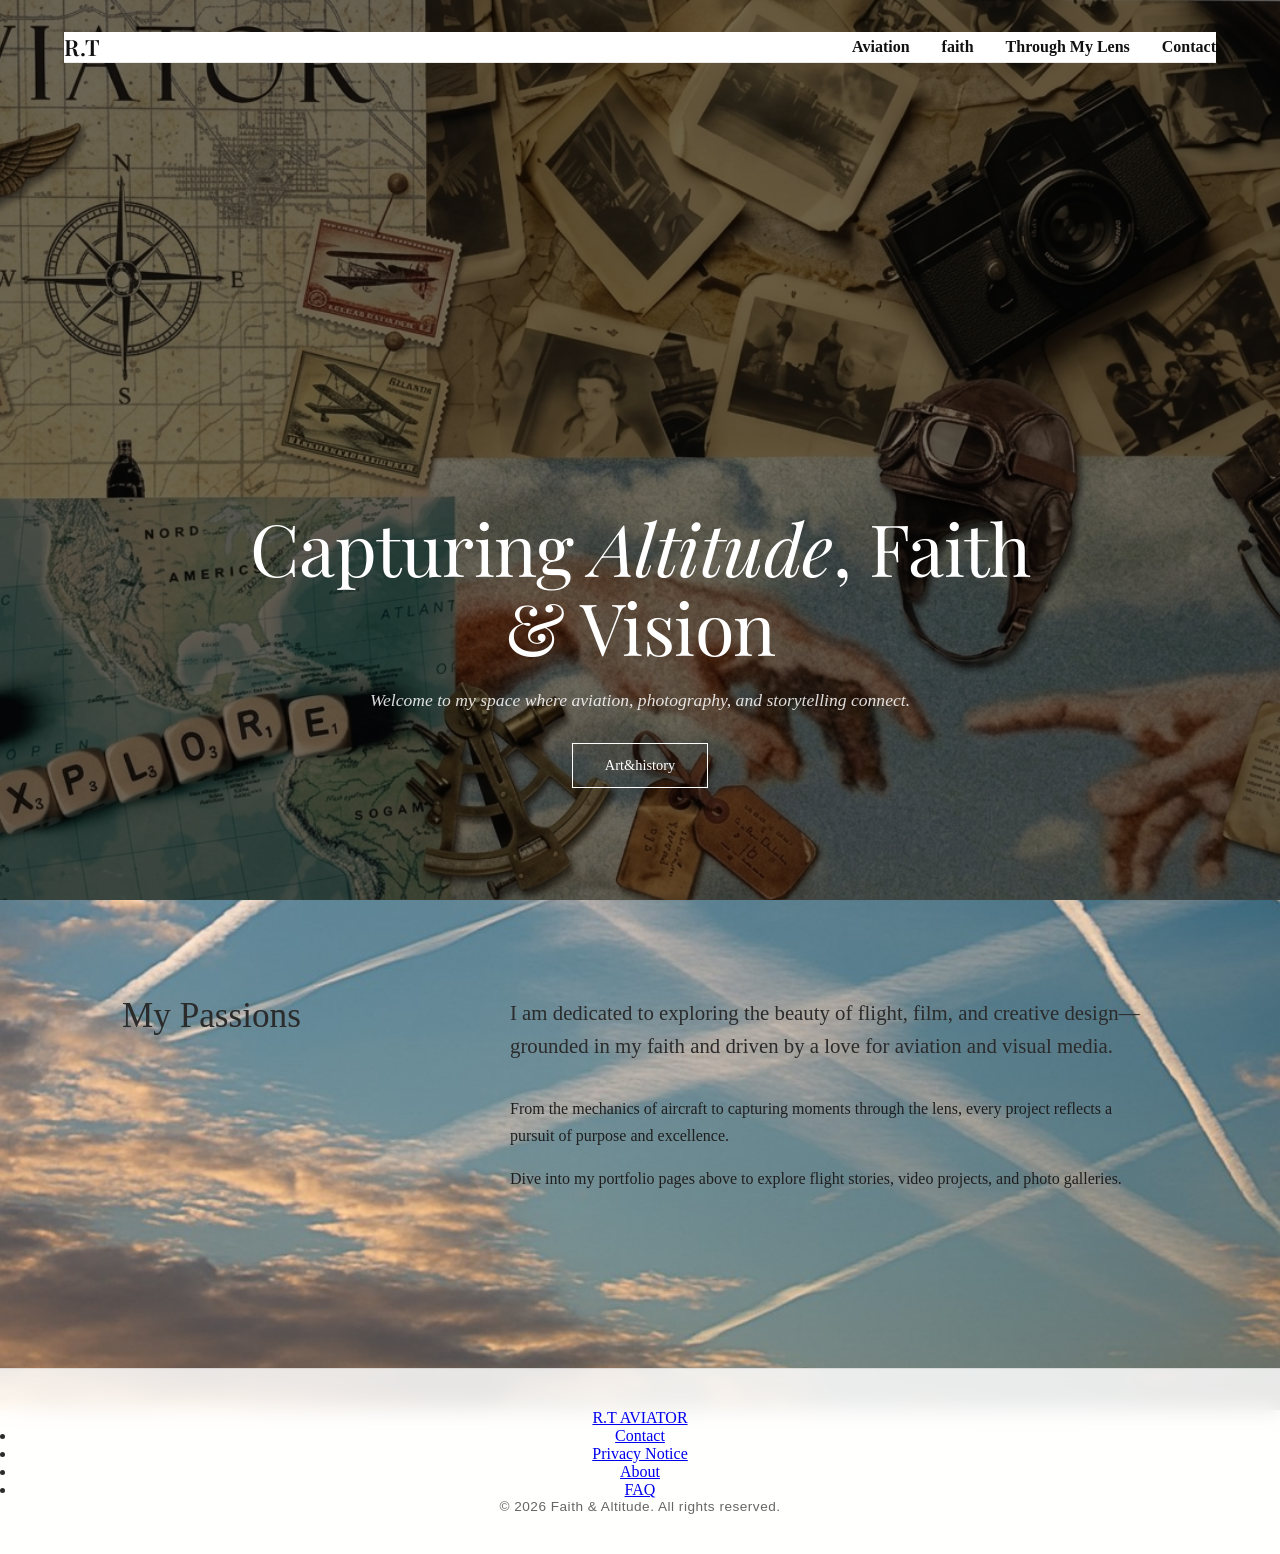
<file: index.html>
<!DOCTYPE html>
<html lang="en">
<head>
    <meta charset="UTF-8">
    <meta name="viewport" content="width=device-width, initial-scale=1.0">
    <title>WHAT I LOVE</title>
    <link rel="stylesheet" href="css/styles.css">
</head>
<body>
   
<body>

    <!-- 1. HERO SECTION (Includes Navigation & Background Image) -->
    <section class="hero-section">
        <header>
            <div class="logo-container">
                <a href="index.html" class="text-logo">R.T</a>
            </div>
            <nav>
                <ul>
                    <li><a href="pages/aviation.html">Aviation</a></li>
                    <li><a href="pages/faith.html">faith</a></li>
                    <li><a href="pages/visuals.html">Through My Lens</a></li>
                    <li><a href="pages/contact.html">Contact</a></li>
                    
                </ul>
            </nav>
        </header>

        <div class="hero-content">
            <h1>Capturing <em>Altitude</em>, Faith & Vision</h1>
            <p>Welcome to my space where aviation, photography, and storytelling connect.</p>
            <a href="pages/aviation.html" class="hero-btn">Art&history</a>
        </div>
    </section>

    <!-- 2. LIGHT SECTION BELOW THE HERO -->
    <section class="intro-section">
        <div class="intro-heading">
            <h2>My Passions</h2>
        </div>
        <div class="intro-body">
            <p class="lead-text">
                I am dedicated to exploring the beauty of flight, film, and creative design—grounded in my faith and driven by a love for aviation and visual media.
            </p>
            <div class="intro-details">
                <p>From the mechanics of aircraft to capturing moments through the lens, every project reflects a pursuit of purpose and excellence.</p>
                <p>Dive into my portfolio pages above to explore flight stories, video projects, and photo galleries.</p>
            </div>
        </div>
    </section>
<footer class="site-footer">
    <!-- 1. Main Logo -->
    <div class="footer-main-logo">
        <a href="index.html" class="footer-logo-text">R.T AVIATOR</a>
    </div>

    <!-- 2. Navigation Links -->
    <ul class="footer-nav">
        <li><a href="pages/contact.html">Contact</a></li>
        <li><a href="#">Privacy Notice</a></li>
        <li><a href="pages/about.html">About</a></li>
        <li><a href="#">FAQ</a></li>
    </ul>

    <!-- 3. Copyright -->
    <div class="footer-copyright">
        <p>&copy; 2026 Faith & Altitude. All rights reserved.</p>
    </div>
</footer>
</body>
</html>
</file>
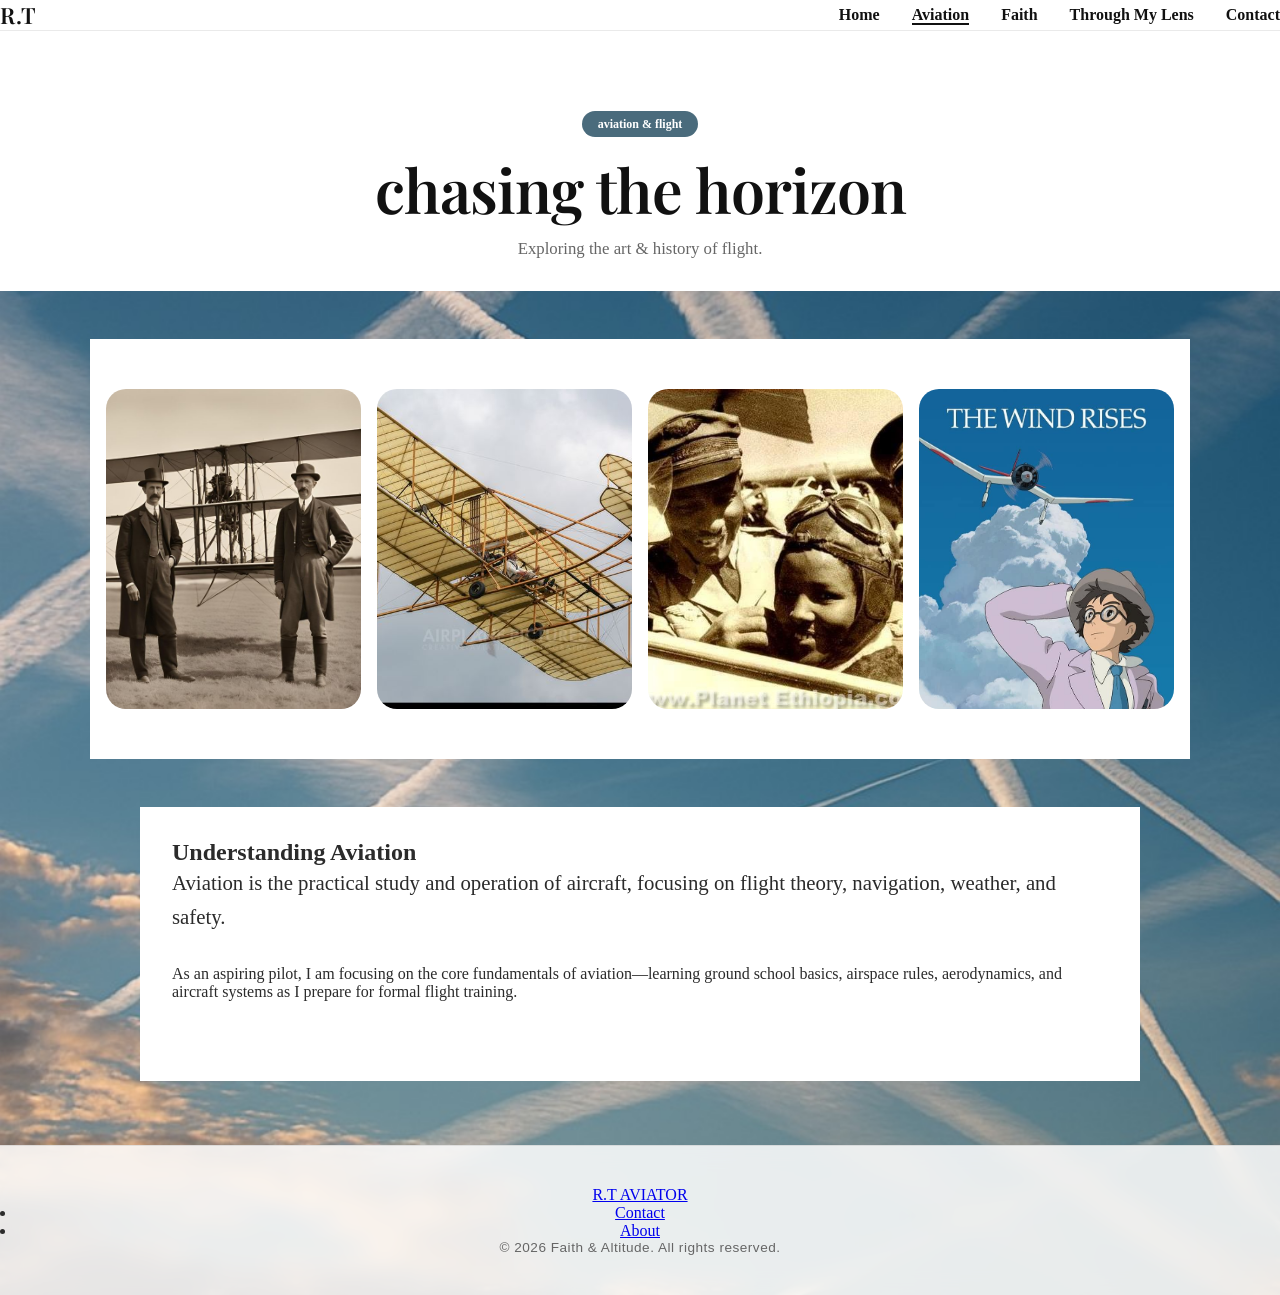
<file: pages/aviation.html>
<!DOCTYPE html>
<html lang="en">
<head>
    <meta charset="UTF-8">
    <meta name="viewport" content="width=device-width, initial-scale=1.0">
    <title>Aviation | What I Love</title>
    <link rel="stylesheet" href="../css/styles.css">
</head>
<body>

    <!-- Header / Navigation -->
    <header>
        <div class="logo-container">
            <a href="../index.html" class="text-logo">R.T</a>
        </div>
        <nav>
            <ul>
                <li><a href="../index.html">Home</a></li>
                <li><a href="aviation.html" class="active-link">Aviation</a></li>
                <li><a href="faith.html">Faith</a></li>
                <li><a href="visuals.html">Through My Lens</a></li>
                <li><a href="contact.html">Contact</a></li>
            </ul>
        </nav>
    </header>

   <!-- Page Banner -->
<section class="page-banner">
    <span class="category-pill">aviation & flight</span>
    <h1>chasing the horizon
    </h1>
    <p>Exploring the art & history of flight.</p>
</section>
    <!-- Interactive Pinterest Image Gallery -->
    <section class="interactive-gallery">
        <div class="gallery-card">
            <img src="../images/img-1.jpg" alt="Aviation Image 1">
            <div class="card-label">-PIONEERS OF FLIGHT-<br>THE WRIGHT BROTHERS</div>
        </div>

        <div class="gallery-card">
            <img src="../images/img-2.jpg" alt="Aviation Image 2">
            <div class="card-label">-THE FIRST AIRPLANE-<br>WRIGHT FLYER II 1904</div>
        </div>

        <div class="gallery-card">
            <img src="../images/img-3.jpg" alt="Aviation Image 3">
            <div class="card-label">THE FIRST AFRICAN WOMEN PILOT <BR> MULUEMBET EMERU 1936</div>
        </div>

        <div class="gallery-card">
            <img src="../images/img-4.jpg" alt="Aviation Image 4">
            <div class="card-label">-Aviation IN FILM-<BR>THE WIND RISES</div>
        </div>
    </section>

    <!-- Content / Description Section -->
    <main class="content-container">
        <article class="sub-section">
            <h2>Understanding Aviation</h2>
            <p class="lead-text">
                Aviation is the practical study and operation of aircraft, focusing on flight theory, navigation, weather, and safety.
            </p>
            <p>
                As an aspiring pilot, I am focusing on the core fundamentals of aviation—learning ground school basics, airspace rules, aerodynamics, and aircraft systems as I prepare for formal flight training.
            </p>
        </article>
    </main>

    <!-- Footer -->
    <footer class="site-footer">
        <div class="footer-main-logo">
            <a href="../index.html" class="footer-logo-text">R.T AVIATOR</a>
        </div>
        <ul class="footer-nav">
            <li><a href="contact.html">Contact</a></li>
            <li><a href="about.html">About</a></li>
        </ul>
        <div class="footer-copyright">
            <p>&copy; 2026 Faith & Altitude. All rights reserved.</p>
        </div>
    </footer>

</body>
</html>
</file>
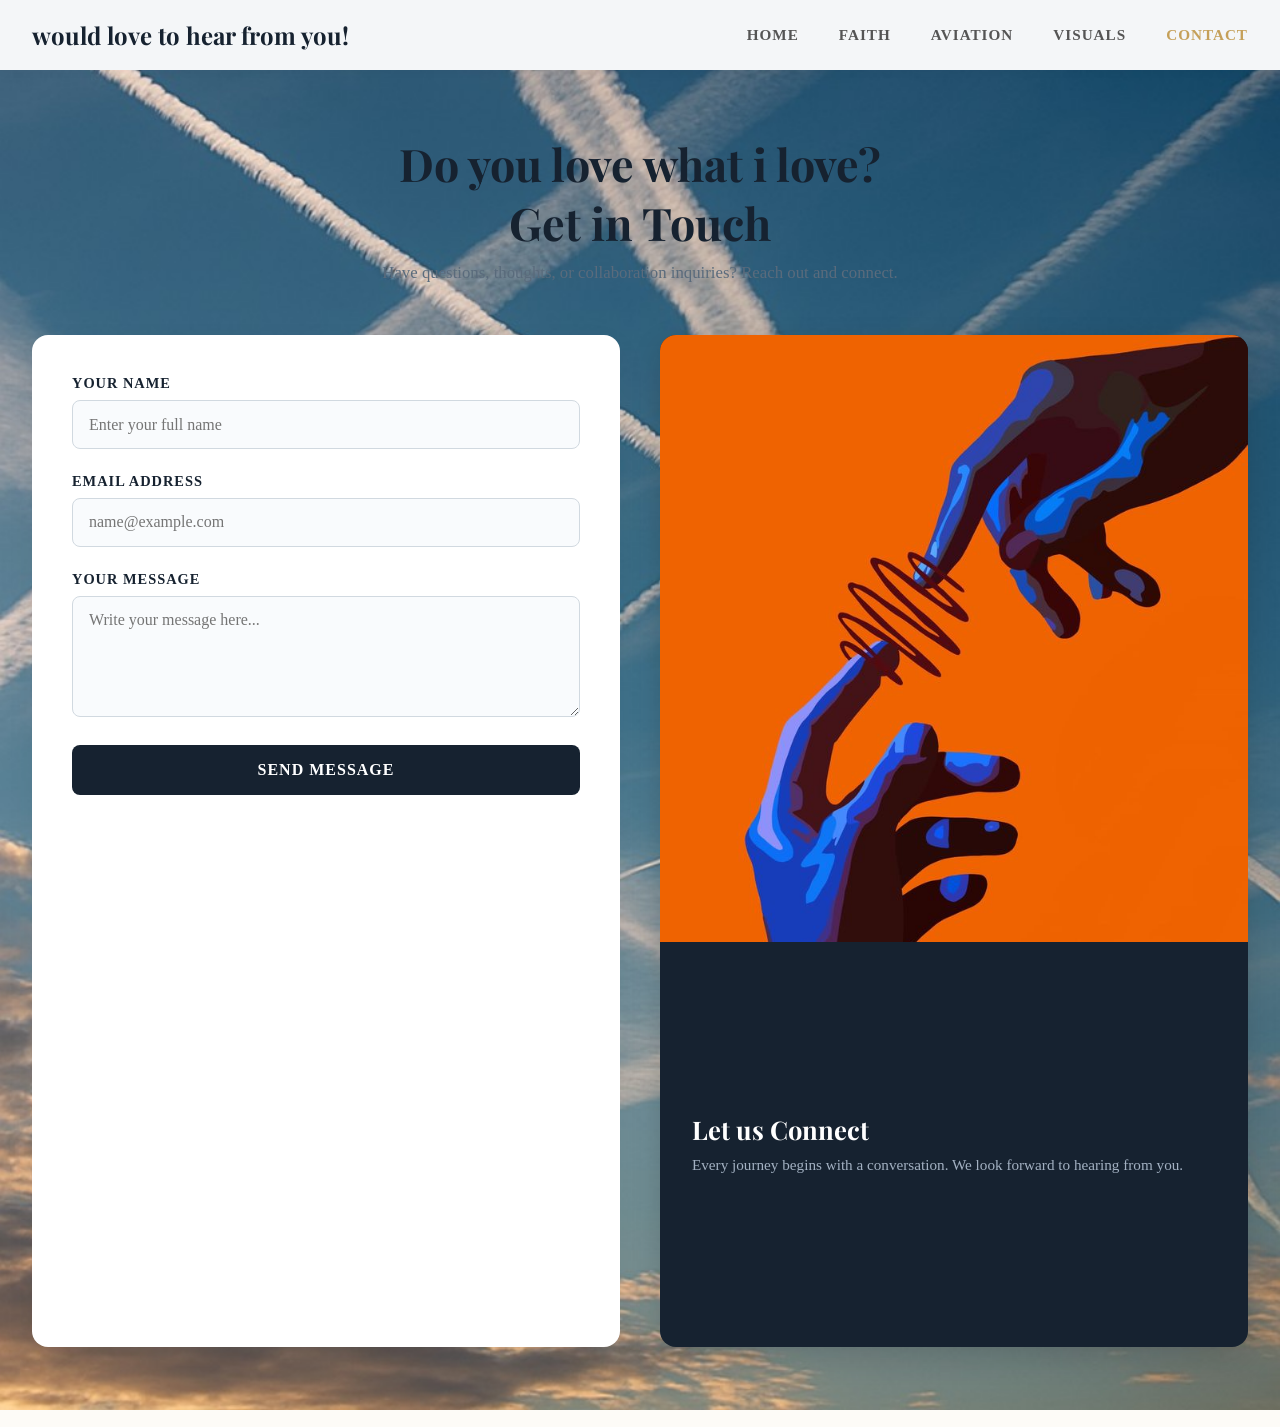
<file: pages/contact.html>
<!DOCTYPE html>
<html lang="en">
<head>
    <meta charset="UTF-8">
    <meta name="viewport" content="width=device-width, initial-scale=1.0">
    <title>Contact | would love to hear from you!</title>

    <!-- Google Fonts -->
    <link rel="preconnect" href="https://fonts.googleapis.com">
    <link rel="preconnect" href="https://fonts.gstatic.com" crossorigin>
    <link href="https://fonts.googleapis.com/css2?family=Playfair+Display:wght@500;600;700&display=swap" rel="stylesheet">

    <!-- Main CSS -->
    <link rel="stylesheet" href="../css/styles.css">
</head>
<body>

    <!-- =========================
         NAVIGATION BAR
         ========================= -->
    <nav class="main-nav">
        <div class="nav-container">
            <a href="../index.html" class="nav-logo">would love to hear from you!</a>
            
            <ul class="nav-links">
                <li><a href="../index.html">Home</a></li>
                <li><a href="faith.html">Faith</a></li>
                <li><a href="aviation.html">Aviation</a></li>
                <li><a href="visuals.html">Visuals</a></li>
                <li><a href="contact.html" class="active">Contact</a></li>
            </ul>
        </div>
    </nav>

    <!-- =========================
         CONTACT PAGE CONTENT
         ========================= -->
    <main>
        <section class="contact-container">
            
            <div class="contact-header">
                <h1>Do you love what i love?<br>Get in Touch</h1>
                <p>Have questions, thoughts, or collaboration inquiries? Reach out and connect.</p>
            </div>

            <div class="contact-grid">
                <!-- Contact Form Box -->
                <div class="contact-form-wrapper">
                    <form action="#" method="POST" class="contact-form">
                        <div class="form-group">
                            <label for="name">Your Name</label>
                            <input type="text" id="name" name="name" required placeholder="Enter your full name">
                        </div>

                        <div class="form-group">
                            <label for="email">Email Address</label>
                            <input type="email" id="email" name="email" required placeholder="name@example.com">
                        </div>

                        <div class="form-group">
                            <label for="message">Your Message</label>
                            <textarea id="message" name="message" rows="5" required placeholder="Write your message here..."></textarea>
                        </div>

                        <button type="submit" class="submit-btn">Send Message</button>
                    </form>
                </div>

                <!-- Image / Info Box -->
                <div class="contact-image-wrapper">
                    <img src="../images/contact-img.jpg" alt="Contact banner image">
                    <div class="contact-info-overlay">
                        <h3>Let us Connect</h3>
                        <p>Every journey begins with a conversation. We look forward to hearing from you.</p>
                    </div>
                </div>
            </div>

        </section>
    </main>

</body>
</html>
</file>
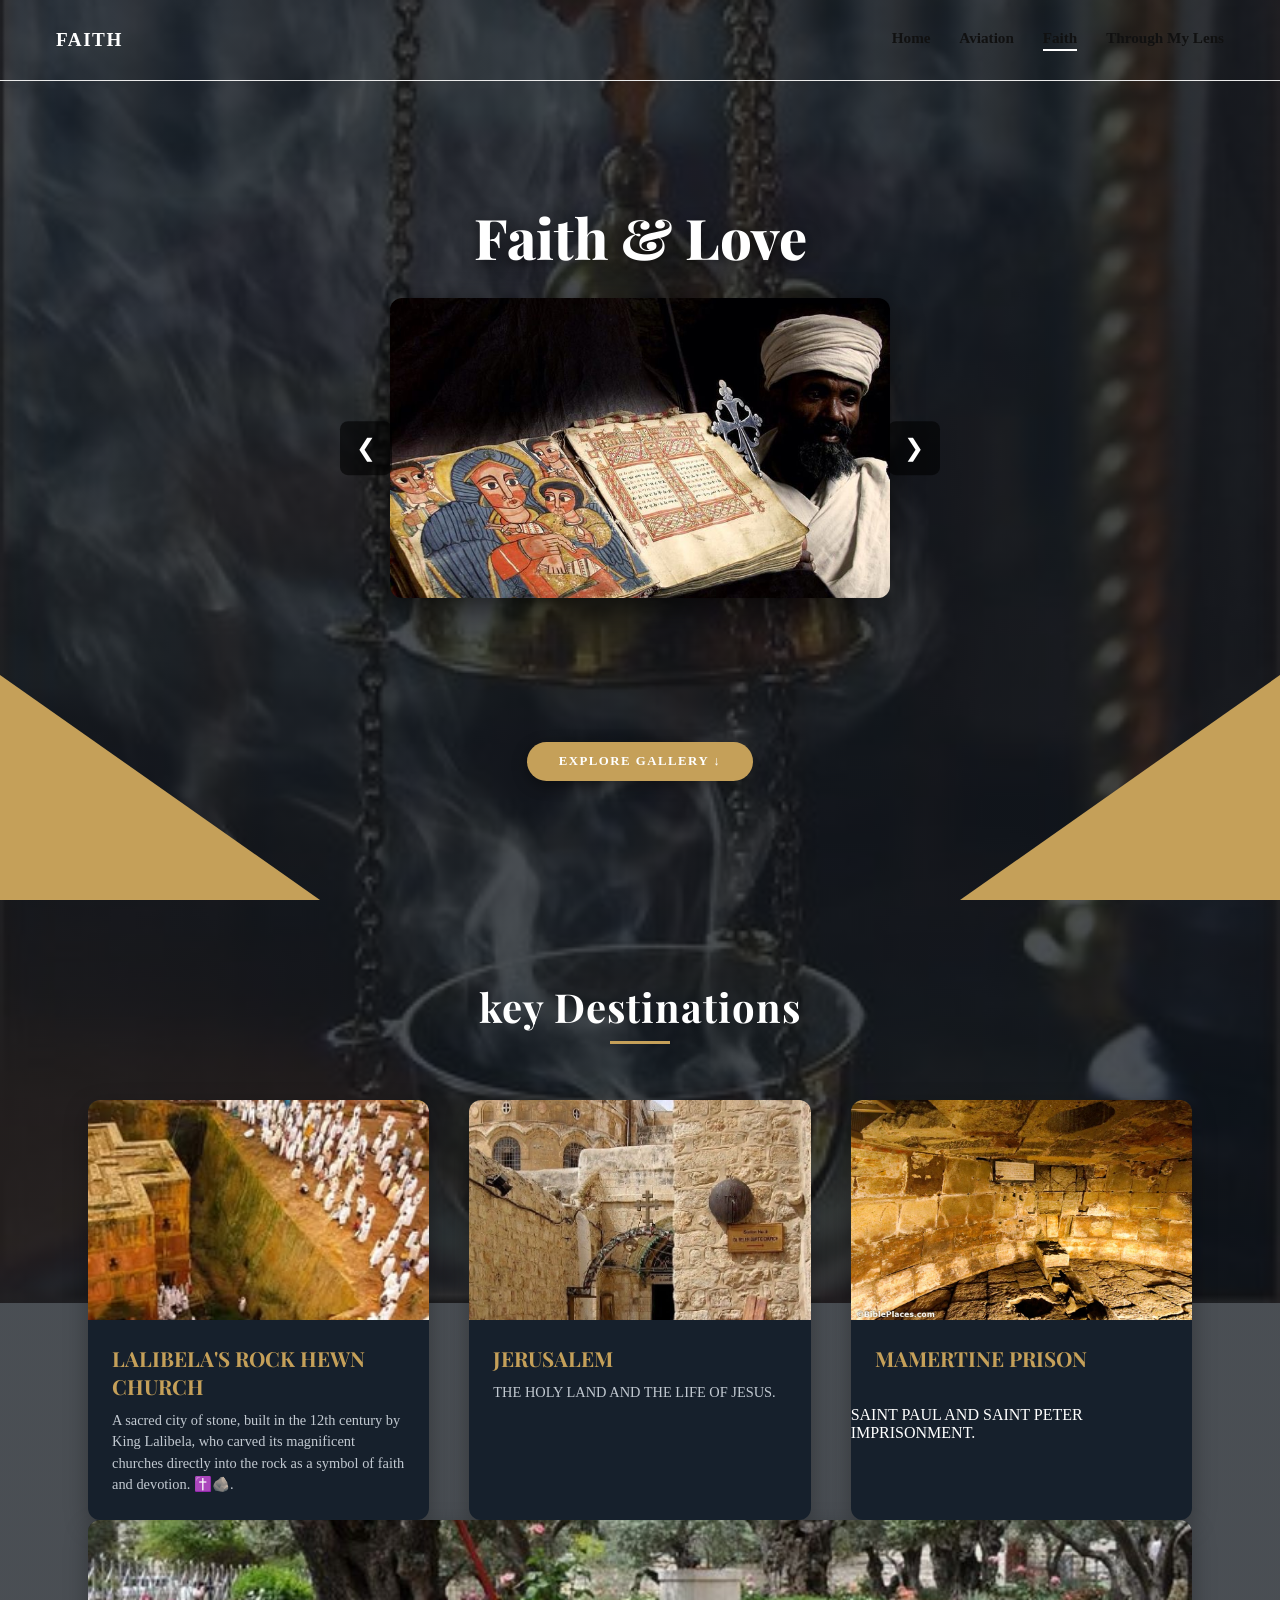
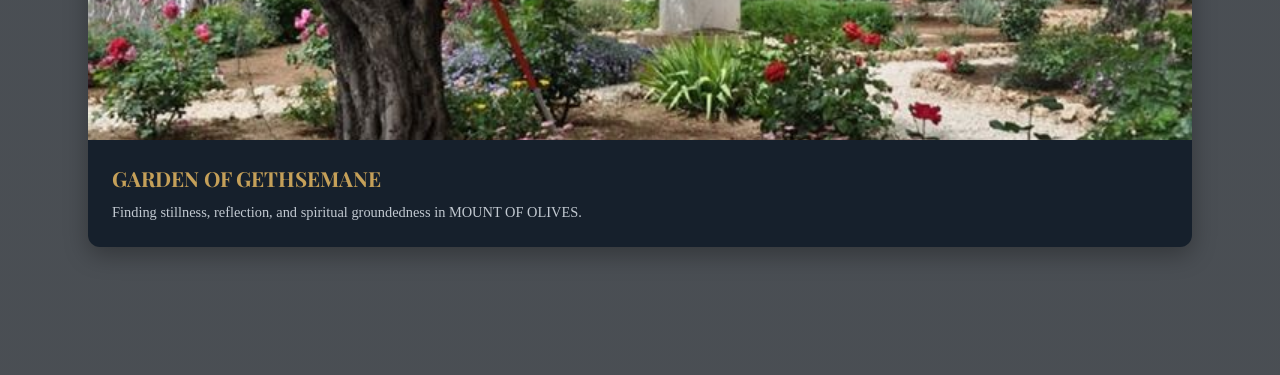
<file: pages/faith.html>
<!DOCTYPE html>
<html lang="en">
<head>
    <meta charset="UTF-8">
    <meta name="viewport" content="width=device-width, initial-scale=1.0">
    <title>Faith & Love</title>
    <!-- Stylesheet -->
    <link rel="stylesheet" href="../css/styles.css">
    <!-- Google Fonts -->
    <link rel="preconnect" href="https://fonts.googleapis.com">
    <link rel="preconnect" href="https://fonts.gstatic.com" crossorigin>
    <link href="https://fonts.googleapis.com/css2?family=Playfair+Display:wght@600;800&display=swap" rel="stylesheet">
</head>
<body class="faith-page-body">

    <!-- Transparent Navigation Header -->
    <header class="faith-header">
        <div class="logo">
            <a href="../index.html">FAITH</a>
        </div>
        <nav>
            <a href="../index.html">Home</a>
            <a href="aviation.html">Aviation</a>
            <a href="faith.html" class="active">Faith</a>
            <a href="visuals.html">Through My Lens</a>
        </nav>
    </header>

    <!-- Hero Section with Pale Background & Image Slider -->
    <section class="faith-hero">
        
        <div class="hero-header-text">
            <h1>Faith & Love</h1>
        </div>

        <!-- Centered 4-Photo Carousel -->
        <div class="carousel-wrapper">
            
            <!-- PHOTO 1 -->
            <div class="slide active">
                <div class="slide-card">
                    <img src="../images/orthodox-1 (2).jpg" alt="Photo 1">
                    <div class="card-label">OLDEST ETHIOPIAN BIBLE</div>
                </div>
            </div>

            <!-- PHOTO 2 -->
            <div class="slide">
                <div class="slide-card">
                    <img src="../images/orthodox-2.jpg" alt="Photo 2">
                    <div class="card-label">ETHIOPIAN Iconography</div>
                </div>
            </div>

            <!-- PHOTO 3 -->
            <div class="slide">
                <div class="slide-card">
                    <img src="../images/orthodox-3.jpg" alt="Photo 3">
                    <div class="card-label"> LALIBELA MONASTRY</div>
                </div>
            </div>

            <!-- PHOTO 4 -->
            <div class="slide">
                <div class="slide-card">
                    <img src="../images/orthodox-4.jpg" alt="Photo 4">
                    <div class="card-label">MESKEL HOLIDAY</div>
                </div>
            </div>

            <!-- Slider Arrows -->
            <button class="arrow prev-btn" onclick="moveSlide(-1)" aria-label="Previous Slide">&#10094;</button>
            <button class="arrow next-btn" onclick="moveSlide(1)" aria-label="Next Slide">&#10095;</button>

        </div>

        <!-- Scroll Down Button -->
        <a href="#gallery-section" class="scroll-btn">EXPLORE GALLERY &darr;</a>

        <!-- Side Corner Overlays -->
        <div class="triangle-left"></div>
        <div class="triangle-right"></div>

    </section>

    <!-- Bottom Section: Image Grid with Descriptions -->
    <section id="gallery-section" class="faith-gallery-section">
        <div class="section-title">
            <h2>key Destinations</h2>
            <div class="title-divider"></div>
        </div>

        <div class="faith-grid">
            
            <!-- Grid Card 1 -->
            <div class="grid-card">
                <div class="img-wrapper">
                    <img src="../images/faith-grid-1.jpg" alt="LALIBELA'S ROCK HEWN CHURCH">
                </div>
                <div class="card-info">
                    <h3>LALIBELA'S ROCK HEWN CHURCH</h3>
                    <p>A sacred city of stone, built in the 12th century by King Lalibela, who carved its magnificent churches directly into the rock as a symbol of faith and devotion. ✝️🪨.</p>
                </div>
            </div>

            <!-- Grid Card 2 -->
            <div class="grid-card">
                <div class="img-wrapper">
                    <img src="../images/faith-grid-2.jpg" alt="JERUSALEM">
                </div>
                <div class="card-info">
                    <h3>JERUSALEM</h3>
                    <p>THE HOLY LAND AND THE LIFE OF JESUS.</p>
                </div>
            </div>

            <!-- Grid Card 3 -->
            <div class="grid-card">
                <div class="img-wrapper">
                    <img src="../images/faith-grid-3.jpg" alt="MAMERTINE PRISON">
                </div>
                <div class="card-info">
                    <h3>MAMERTINE PRISON</h3>
                </div>
                    <p>SAINT PAUL AND SAINT PETER IMPRISONMENT.</p>
                </div>
            </div>

            <!-- Grid Card 4 -->
            <div class="grid-card">
                <div class="img-wrapper">
                    <img src="../images/faith-grid-4.jpg" alt="GARDEN OF GETHSEMANE">
                </div>
                <div class="card-info">
                    <h3>GARDEN OF GETHSEMANE</h3>
                    <p>Finding stillness, reflection, and spiritual groundedness in MOUNT OF OLIVES.</p>
                </div>
            </div>

        </div>
    </section>

    <!-- Slider Logic JavaScript -->
    <script>
        let currentSlide = 0;
        const slides = document.querySelectorAll('.slide');

        function showSlide(index) {
            slides.forEach((slide, i) => {
                slide.classList.remove('active');
                if (i === index) slide.classList.add('active');
            });
        }

        function moveSlide(step) {
            currentSlide = (currentSlide + step + slides.length) % slides.length;
            showSlide(currentSlide);
        }

        setInterval(() => {
            moveSlide(1);
        }, 5000);
    </script>
</body>
</html>
</file>
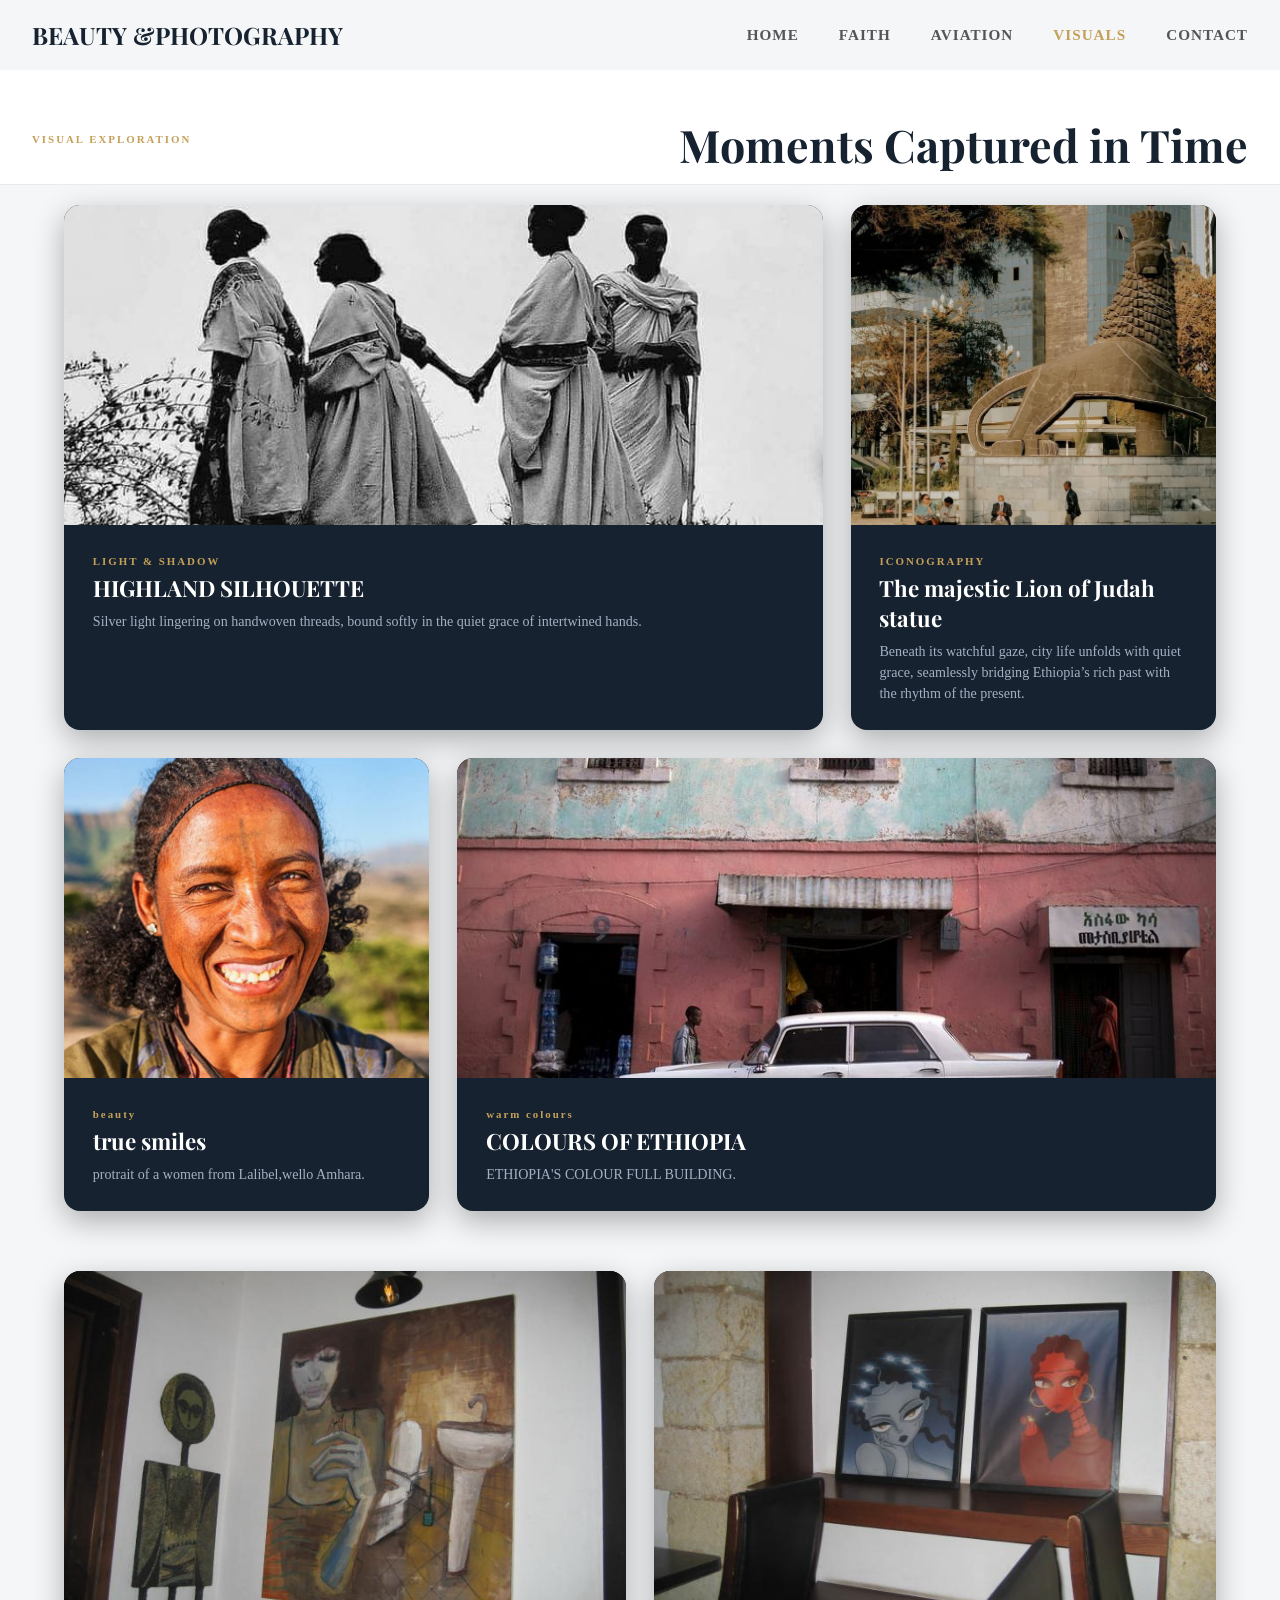
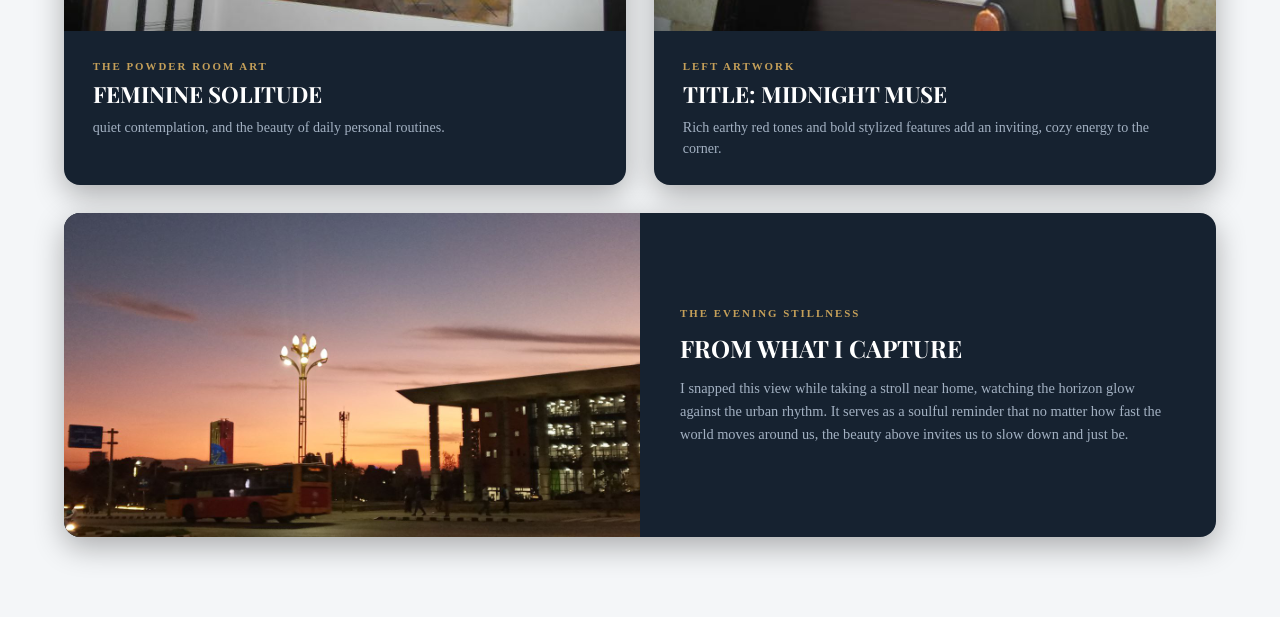
<file: pages/visuals.html>
<!DOCTYPE html>
<html lang="en">
<head>
    <meta charset="UTF-8">
    <meta name="viewport" content="width=device-width, initial-scale=1.0">

    <title>Visuals | BEAUTY IN PHOTOGRAPY</title>

    <!-- Google Fonts -->
    <link rel="preconnect" href="https://fonts.googleapis.com">
    <link rel="preconnect" href="https://fonts.gstatic.com" crossorigin>
    <link href="https://fonts.googleapis.com/css2?family=Playfair+Display:wght@500;600;700&display=swap" rel="stylesheet">

    <!-- Main CSS -->
    <link rel="stylesheet" href="../css/styles.css">
</head>
<body class="page-visuals">

    <!-- NAVIGATION BAR -->
    <nav class="main-nav">
        <div class="nav-container">
            <a href="../index.html" class="nav-logo">BEAUTY &PHOTOGRAPHY</a>

            <ul class="nav-links">
                <li><a href="../index.html">Home</a></li>
                <li><a href="faith.html">Faith</a></li>
                <li><a href="aviation.html">Aviation</a></li>
                <li><a href="visuals.html" class="active">Visuals</a></li>
                <li><a href="contact.html">Contact</a></li>
            </ul>
        </div>
    </nav>

    <main>

        <!-- CLEAN TITLE HEADER (No dark block background) -->
        <header class="page-header">
            <span class="visual-tag">VISUAL EXPLORATION</span>
            <h1>Moments Captured in Time</h1>
        </header>

        <!-- 1. THE 4 GRID CARDS (Directly covering the top section) -->
        <section class="visuals-bento-container">

            <!-- CARD 1: LARGE HORIZONTAL -->
            <article class="visual-card span-8">
                <div class="visual-img-wrapper">
                    <img src="../images/visual-1.jpg" alt="Sacred light inside a sanctuary">
                </div>
                <div class="visual-card-info">
                    <span class="visual-tag">LIGHT & SHADOW</span>
                    <h3>HIGHLAND SILHOUETTE</h3>
                    <p>Silver light lingering on handwoven threads, bound softly in the quiet grace of intertwined hands.</p>
                </div>
            </article>

            <!-- CARD 2: SMALL VERTICAL -->
            <article class="visual-card span-4">
                <div class="visual-img-wrapper">
                    <img src="../images/visual-2.jpg" alt="Devotional gold artwork">
                </div>
                <div class="visual-card-info">
                    <span class="visual-tag">ICONOGRAPHY</span>
                    <h3>The majestic Lion of Judah statue</h3>
                <p>Beneath its watchful gaze, city life unfolds with quiet grace, seamlessly bridging Ethiopia’s rich past with the rhythm of the present.</p>
                </div>
            </article>

            <!-- CARD 3: SMALL VERTICAL -->
            <article class="visual-card span-4">
                <div class="visual-img-wrapper">
                    <img src="../images/visual-3.jpg" alt="Ancient stone architecture">
                </div>
                <div class="visual-card-info">
                    <span class="visual-tag">beauty</span>
                    <h3>true smiles</h3>
                    <p>protrait of a women from Lalibel,wello Amhara.</p>
                </div>
            </article>

            <!-- CARD 4: LARGE HORIZONTAL -->
            <article class="visual-card span-8">
                <div class="visual-img-wrapper">
                    <img src="../images/visual-4.jpg" alt="Byzantine ceiling frescoes">
                </div>
                <div class="visual-card-info">
                    <span class="visual-tag">warm colours</span>
                    <h3>COLOURS OF ETHIOPIA</h3>
                    <p>ETHIOPIA'S COLOUR FULL BUILDING.</p>
                </div>
            </article>

        </section>
       <!-- 2. NEW BOTTOM SECTION (2 Vertical Cards + 1 Horizontal Card) -->
<section class="visual-feature-section">

    <!-- TWO VERTICAL CARDS SIDE-BY-SIDE -->
    <div class="vertical-cards-row">
        
        <!-- Vertical Card 1 -->
        <article class="visual-card vertical-card">
            <div class="visual-img-wrapper">
                <img src="../images/visual-5.jpg" alt="Vertical visual 1">
            </div>
            <div class="visual-card-info">
                <span class="visual-tag">THE POWDER ROOM ART</span>
                <h3>FEMININE SOLITUDE</h3>
                <p>quiet contemplation, and the beauty of daily personal routines.</p>
            </div>
        </article>

        <!-- Vertical Card 2 -->
        <article class="visual-card vertical-card">
            <div class="visual-img-wrapper">
                <img src="../images/visual-6.jpg" alt="Vertical visual 2">
            </div>
            <div class="visual-card-info">
                <span class="visual-tag">LEFT ARTWORK</span>
                <h3>TITLE: MIDNIGHT MUSE</h3>
                <p>Rich earthy red tones and bold stylized features add an inviting, cozy energy to the corner. </p>
            </div>
        </article>

    </div>

    <!-- ONE HORIZONTAL CARD (Image on Left, Explanation on Right) -->
    <article class="visual-card horizontal-split-card">
        <div class="split-img-wrapper">
            <img src="../images/visual-7.jpg" alt="Horizontal featured visual">
        </div>
        <div class="split-card-info">
            <span class="visual-tag">THE EVENING STILLNESS</span>
            <h3>FROM WHAT I CAPTURE</h3>
            <p>I snapped this view while taking a stroll near home, watching the horizon glow against the urban rhythm. It serves as a soulful reminder that no matter how fast the world moves around us, the beauty above invites us to slow down and just be.</p>
        </div>
    </article>

</section>

    </main>

</body>
</html>
</file>
<file: css/styles.css>
@import url('https://fonts.googleapis.com/css2?family=Playfair+Display:ital,wght@0,400;0,600;1,400;1,600&display=swap');
* {
    margin: 0;
    padding: 0;
    box-sizing: border-box;
    font-family: 'Georgia', serif;
}

body {
    background-color: #fdfbf7;
    color: #2b2b2b;
}

/* 2. Hero Section (Full Screen Banner) */
.hero-section {
    position: relative;
    height: 100vh;
    display: flex;
    flex-direction: column;
    justify-content: space-between;
    padding: 2rem 4rem;
    color: #ffffff;
    /* Dark gradient over background photo */
    background: linear-gradient(rgba(0, 0, 0, 0.55), rgba(0, 0, 0, 0.55)), 
                url('../images/hero-bg.jpg') center/cover no-repeat #2a2a2a;
                background-position: center 0%;
}

/* 3. Navigation Header (Logo Left, Links Right) */
header {
    display: flex;
    justify-content: space-between;
    align-items: center;
    width: 100%;
    position: sticky;
    top: 0;
    z-index: 1000;
    background: rgba(68, 88, 92, 0.85);
}

.logo a {
    color: #ffffff;
    text-decoration: none;
    font-size: 1.2rem;
    font-weight: 600;
}

header nav ul {
    display: flex;
    list-style: none;
    gap: 2rem;
}

header nav a {
    color: #ffffff;
    text-decoration: none;
    font-size: 1rem;
    font-weight:600;
    opacity: 1;
    text-shadow: 2px 2px 5px rgba(0, 0, 0, 0.8);

    transition: opacity 0.3s;
}

header nav a:hover {
    opacity: 1;
}

/* 4. Hero Center Content */
.hero-content {
    text-align: center;
    max-width: 800px;
    margin: 0 auto;
    padding-bottom: 5rem;
}

.hero-content h1 {
    font-family: 'Playfair Display', Georgia, serif;
    font-size: 4.5rem;
    font-weight: 400;
    line-height: 1.1;
    letter-spacing: -0.5px;
    color: #ffffff;
    margin-bottom: 1.5rem;
}

/* Recreates the sweeping, high-fashion italics from the inspo image */
.hero-content h1 em {
    font-family: 'Playfair Display', Georgia, serif;
    font-style: italic;
    font-weight: 400;
}

.hero-content p {
    font-size: 1.1rem;
    opacity: 0.85;
    margin-bottom: 2rem;
    font-style: italic;
}

/* Hero Button */
.hero-btn {
    display: inline-block;
    padding: 0.8rem 2rem;
    border: 1px solid #ffffff;
    color: #ffffff;
    text-decoration: none;
    font-size: 0.9rem;
    transition: all 0.3s ease;
}

.hero-btn:hover {
    background-color: #ffffff;
    color: #000000;
}

/* 5. Light Section Below Hero */
.intro-section {
    display: flex;
    max-width: 1100px;
    margin: 0 auto;
    padding: 6rem 2rem;
    gap: 4rem;
}

.intro-heading {
    flex: 1;
}

.intro-heading h2 {
    font-size: 2.2rem;
    font-weight: 300;
}

.intro-body {
    flex: 2;
}

.lead-text {
    font-size: 1.3rem;
    line-height: 1.6;
    margin-bottom: 2rem;
}

.intro-details p {
    color: #1f1e1e;
    line-height: 1.7;
    margin-bottom: 1rem;
}
/* Styling for the container holding the logo */
.text-logo {
    color: #ffffff;
    text-decoration: none;
    font-family: 'Playfair Display', Georgia, serif;
    font-size: 1.4rem;
    font-weight: 600;
    letter-spacing: 1px;
    text-transform: uppercase;
}

.text-logo:hover {
    opacity: 0.8;
}
/* Site Footer */
footer {
    text-align: center;
    padding: 2.5rem 1rem;
    margin-top: 4rem;
    background: rgba(255, 255, 255, 0.85);
    backdrop-filter: blur(10px);
    border-top: 1px solid rgba(0, 0, 0, 0.08);
}

footer p {
    font-family: -apple-system, BlinkMacSystemFont, "Segoe UI", Roboto, sans-serif;
    font-size: 0.85rem;
    color: #666666;
    letter-spacing: 0.5px;
    margin: 0;
}

/* ==========================================
   AVIATION PAGE STYLES 
   ========================================== */

/* 1. Navigation Header */
header {
    background-color: #ffffff;
    border-bottom: 1px solid #eaeaea;
}

header nav a, 
.text-logo {
    color: #111111 !important;
    text-shadow: none !important;
}

header nav a.active-link {
    border-bottom: 2px solid #111111;
}

/* 2. White Title Banner & Pill Tag */
.page-banner {
    padding: 5rem 2rem 2rem 2rem;
    text-align: center;
    background-color: #ffffff;
    color: #111111;
}

.category-pill {
    display: inline-block;
    background-color: #4a6b7c;
    color: #ffffff;
    font-size: 0.75rem;
    font-weight: 600;
    padding: 0.35rem 1rem;
    border-radius: 20px;
    text-transform: lowercase;
    margin-bottom: 1.2rem;
}

.page-banner h1 {
    font-family: 'Playfair Display', Georgia, serif;
    font-size: 3.8rem;
    font-weight: 600;
    color: #111111;
    line-height: 1.1;
    letter-spacing: -1px;
    margin-bottom: 1rem;
}

.page-banner p {
    font-size: 1.05rem;
    color: #666666;
    max-width: 550px;
    margin: 0 auto;
}

/* 3. Interactive Hover Image Gallery */
.interactive-gallery {
    display: flex;
    justify-content: center;
    align-items: center;
    gap: 1rem;
    max-width: 1100px;
    margin: 3rem auto;
    height: 420px;
    padding: 0 1rem;
    background-color: #ffffff;
}

.gallery-card {
    position: relative;
    flex: 1;
    height: 320px;
    border-radius: 20px;
    overflow: hidden;
    cursor: pointer;
    transition: flex 0.5s cubic-bezier(0.25, 1, 0.5, 1), 
                height 0.5s cubic-bezier(0.25, 1, 0.5, 1), 
                box-shadow 0.3s ease;
}

.gallery-card img {
    width: 100%;
    height: 100%;
    object-fit: cover;
}

.card-label {
    position: absolute;
    bottom: 20px;
    left: 50%;
    transform: translateX(-50%);
    background: #ffffff;
    color: #111111;
    padding: 0.6rem 1.2rem;
    border-radius: 30px;
    font-size: 0.75rem;
    font-weight: 600;
    letter-spacing: 0.5px;
    text-transform: uppercase;
    white-space: nowrap;
    box-shadow: 0 4px 12px rgba(0, 0, 0, 0.15);
    opacity: 0;
    transition: opacity 0.3s ease;
}

.gallery-card:hover {
    flex: 2.8;
    height: 400px;
    box-shadow: 0 12px 30px rgba(0, 0, 0, 0.2);
}

.gallery-card:hover .card-label {
    opacity: 1;
}

/* 4. Text Content Section */
.content-container {
    background-color: #ffffff;
    max-width: 1000px;
    margin: 0 auto;
    padding: 2rem 2rem 5rem 2rem;
}

/* 5. Mobile Responsiveness */
@media (max-width: 768px) {
    .interactive-gallery {
    display: flex !important;
    flex-direction: row !important;
    justify-content: center;
    align-items: center;
    gap: 1rem;
    max-width: 1100px;
    margin: 3rem auto;
    height: 420px;
    padding: 0 1rem;
}
    

    .gallery-card,
    .gallery-card:hover {
        width: 100%;
        height: 220px;
        flex: none;
    }

    .card-label {
        opacity: 1;
    }
}
    /* Full-Page Background Image */
body {
    background-image: url('../images/sky-bg.jpeg'); /* Replace with your exact image file name */
    background-size: cover;          /* Scales the image to cover the entire viewport */
    background-position: center;     /* Centers the image on the screen */
    background-repeat: no-repeat;    /* Prevents the image from repeating/tiling */
    background-attachment: fixed;    /* Keeps the image still while the user scrolls */
    min-height: 100vh;

}

/* ==========================================
   faith PAGE STYLES 
   ========================================== */
/* Smooth Scroll */
html {
    scroll-behavior: smooth;
}

body.faith-page-body {
    background: linear-gradient(rgba(13, 19, 26, 0.75), rgba(13, 19, 26, 0.75)), 
                url('../images/pale-bg (3).jpg') center/cover no-repeat fixed !important;
    color: #ffffff;
    margin: 0;
    padding: 0;
}

/* Header Overlay */
.faith-header {
    position: absolute;
    top: 0;
    left: 0;
    width: 100%;
    display: flex;
    justify-content: space-between;
    align-items: center;
    padding: 1.8rem 3.5rem;
    z-index: 100;
    background: transparent;
}

.faith-header .logo a {
    color: #ffffff;
    font-size: 1.2rem;
    font-weight: 800;
    text-decoration: none;
    letter-spacing: 1.5px;
}

.faith-header nav {
    display: flex;
    gap: 1.8rem;
}

.faith-header nav a {
    color: #ffffff;
    text-decoration: none;
    font-weight: 700;
    font-size: 0.95rem;
}

.faith-header nav a.active {
    border-bottom: 2px solid #ffffff;
    padding-bottom: 2px;
}

/* Hero Section with Pale Fixed Background Photo */

.faith-hero {
    position: relative;
    width: 100%;
    min-height: 100vh; /* Changed from height: 100vh */
    padding: 6rem 1rem 3rem 1rem; /* Gives space for header and scroll button */
    overflow: visible;
    background: transparent;
    display: flex;
    flex-direction: column;
    justify-content: center;
    align-items: center;
    box-sizing: border-box;
}
    .hero-header-text {
    margin-top: 2rem;
}

.hero-header-text h1 {
    font-family: 'Playfair Display', Georgia, serif;
    font-size: 3.5rem;
    font-weight: 800;
    margin-bottom: 1.5rem;
    z-index: 20;
    position: relative;
    text-shadow: 0 4px 15px rgba(0,0,0,0.6);
}

/* Swipable Carousel Card Container */
.carousel-wrapper {
    position: relative;
    width: 85%;
    max-width: 500px;
    height: 420px;
    z-index: 20;
    display: flex;
    justify-content: center;
    align-items: flex-start;
}


.slide {
   position: absolute;
    top: 0;
    left: 0;
    width: 100%;
    height: 100%;
    overflow: visible;
    display: flex;
    justify-content: center;
    align-items: flex-start; /* Keeps the card anchored cleanly */
    opacity: 0;
    transition: opacity 0.6s ease-in-out;
    pointer-events: none;
}

.slide.active {
    opacity: 1;
    pointer-events: auto;
}

.slide-card {
    display: flex;
    flex-direction: column;
    align-items: center;
    width: 100%;
    position: relative; /* Enables z-index layering */
    z-index: 25;         /* Elevates card above triangles (z-index: 10) */
    overflow: visible;
}

.slide-card img {
    width: 100%;
    height: 300px;
    object-fit: cover;
    border-radius: 12px;
    box-shadow: 0 10px 30px rgba(0,0,0,0.6);
    flex-shrink: 0;
}

.card-label {
   margin-top: 1rem;
    background-color: #ffffff;
    color: #111111;
    font-size: 0.75rem;
    font-weight: 800;
    letter-spacing: 1.5px;
    padding: 0.6rem 1.6rem;
    border-radius: 50px;
    box-shadow: 0 4px 15px rgba(0,0,0,0.3);
    white-space: nowrap; /* Prevents text wrapping */
    position: relative;
    z-index: 30;
    flex-shrink: 0;
}

/* Arrows */
.arrow {
    position: absolute;
    top: 150px;
    transform: translateY(-50%);
    background: rgba(0, 0, 0, 0.6);
    color: #ffffff;
    border: none;
    font-size: 1.5rem;
    padding: 0.8rem 1rem;
    cursor: pointer;
    z-index: 30;
    border-radius: 8px;
    transition: background-color 0.3s;
}

.arrow:hover {
    background-color: #c5a059;
}

.prev-btn { left: -50px; }
.next-btn { right: -50px; }

/* Scroll Down Button */
.scroll-btn {
    position: relative;
    z-index: 20;
    margin-top: 1.5rem;
    background-color: #c5a059;
    color: #ffffff;
    padding: 0.75rem 2rem;
    font-size: 0.8rem;
    font-weight: 800;
    letter-spacing: 1.5px;
    border-radius: 50px;
    text-decoration: none;
    box-shadow: 0 4px 15px rgba(0, 0, 0, 0.4);
    transition: transform 0.2s, background 0.2s;
}

.scroll-btn:hover {
    background-color: #d8b268;
    transform: translateY(-3px);
}

/* Corner Triangles */
.triangle-left {
    position: absolute;
    bottom: 0;
    left: 0;
    width: 0;
    height: 0;
    border-bottom: 25vh solid #c5a059;
    border-right: 25vw solid transparent;
    z-index: 5;
    pointer-events: none;
}

.triangle-right {
    position: absolute;
    bottom: 0;
    right: 0;
    width: 0;
    height: 0;
    border-bottom: 25vh solid #c5a059;
    border-left: 25vw solid transparent;
    z-index: 5;
    pointer-events: none;
}

/* Bottom Gallery Section */
.faith-gallery-section {
    background: transparent;
    padding: 5rem 3rem 8rem 3rem;
    max-width: 1200px;
    margin: 0 auto;
    position: relative;
    z-index: 20;
}

.section-title {
    text-align: center;
    margin-bottom: 3.5rem;
}

.section-title h2 {
    font-family: 'Playfair Display', Georgia, serif;
    font-size: 2.5rem;
    letter-spacing: 1px;
    margin-bottom: 0.5rem;
}

.title-divider {
    width: 60px;
    height: 3px;
    background-color: #c5a059;
    margin: 0 auto;
}

.faith-grid {
    display: grid;
    grid-template-columns: repeat(auto-fit, minmax(260px, 1fr));
    gap: 2.5rem;
}

.grid-card {
    background-color: #16202c;
    border-radius: 12px;
    overflow: hidden;
    box-shadow: 0 8px 25px rgba(0, 0, 0, 0.3);
    transition: transform 0.3s ease;
}

.grid-card:hover {
    transform: translateY(-6px);
}

.img-wrapper {
    width: 100%;
    height: 220px;
    overflow: hidden;
}

.img-wrapper img {
    width: 100%;
    height: 100%;
    object-fit: cover;
}

.card-info {
    padding: 1.5rem;
}

.card-info h3 {
    font-family: 'Playfair Display', Georgia, serif;
    font-size: 1.3rem;
    margin-bottom: 0.6rem;
    color: #c5a059;
}

.card-info p {
    font-size: 0.9rem;
    line-height: 1.5;
    color: #c2c9d1;
    margin: 0;
}



/* ==========================================
   VISUALS PAGE STYLES 
   ========================================== */

/* ==========================================
   PAGE-SPECIFIC FULL BACKGROUND
   ========================================== */

html.page-visuals,
body.page-visuals {
    background-image: none !important;
    background-color: #f4f6f8;
    min-height: 100vh;
    margin: 0;
}

/* ==========================================
   NAVIGATION BAR
   ========================================== */

.main-nav {
    background-color: #f4f6f8;
    box-shadow: 0 2px 10px rgba(0, 0, 0, 0.03);
    position: sticky;
    top: 0;
    z-index: 1000;
}

.nav-container {
    max-width: 1280px;
    margin: 0 auto;
    padding: 1.2rem 2rem;
    display: flex;
    justify-content: space-between;
    align-items: center;
}

.nav-logo {
    font-family: 'Playfair Display', Georgia, serif;
    font-size: 1.5rem;
    font-weight: 700;
    color: #162230;
    text-decoration: none;
}

.nav-links {
    list-style: none;
    display: flex;
    gap: 2.5rem;
    margin: 0;
    padding: 0;
}

.nav-links a {
    text-decoration: none;
    color: #555555;
    font-size: 0.95rem;
    font-weight: 600;
    text-transform: uppercase;
    letter-spacing: 1px;
    transition: color 0.3s ease;
}

.nav-links a:hover,
.nav-links a.active {
    color: #c5a059;
}

/* ==========================================
   CLEAN TITLE HEADER (No dark block)
   ========================================== */

.page-header {
    text-align: center;
    padding: 40px 2rem 10px;
}

.page-header h1 {
    font-family: 'Playfair Display', Georgia, serif;
    font-size: 2.8rem;
    color: #162230;
    margin: 0.3rem 0 0 0;
}

/* ==========================================
   4-GRID CARDS (Positioned right at the top)
   ========================================== */

.visuals-bento-container {
    width: 90%;
    max-width: 1200px;
    margin: 20px auto 60px;
    display: grid;
    grid-template-columns: repeat(12, 1fr);
    gap: 28px;
}

.visual-card {
    background-color: #162230;
    border-radius: 16px;
    overflow: hidden;
    position: relative;
    display: flex;
    flex-direction: column;
    box-shadow: 0 10px 30px rgba(0, 0, 0, 0.3);
    transition: transform 0.35s ease, box-shadow 0.35s ease;
}

.span-8 {
    grid-column: span 8;
}

.span-4 {
    grid-column: span 4;
}

.visual-card:hover {
    transform: translateY(-6px);
    box-shadow: 0 15px 40px rgba(0, 0, 0, 0.45);
}

.visual-img-wrapper {
    width: 100%;
    height: 320px;
    overflow: hidden;
}

.visual-img-wrapper img {
    width: 100%;
    height: 100%;
    object-fit: cover;
    display: block;
    transition: transform 0.5s ease;
}

.visual-card:hover .visual-img-wrapper img {
    transform: scale(1.04);
}

.visual-card-info {
    padding: 1.6rem 1.8rem;
}

.visual-tag {
    display: inline-block;
    font-size: 0.68rem;
    font-weight: 800;
    letter-spacing: 2px;
    color: #c5a059;
    margin-bottom: 0.4rem;
}

.visual-card h3 {
    font-family: 'Playfair Display', Georgia, serif;
    font-size: 1.4rem;
    color: #ffffff;
    margin: 0 0 0.5rem 0;
}

.visual-card p {
    font-size: 0.88rem;
    line-height: 1.5;
    color: #a3b1c2;
    margin: 0;
}

/* ==========================================
   BOTTOM MEDIUM FEATURED CARD
   ========================================== */

/* PASTE THIS NEW BLOCK */
.visual-feature-section {
    width: 90%;
    max-width: 1200px;
    margin: 40px auto 80px;
    display: flex;
    flex-direction: column;
    gap: 28px;
}

/* 2 Vertical Cards Row */
.vertical-cards-row {
    display: grid;
    grid-template-columns: repeat(2, 1fr);
    gap: 28px;
}

.vertical-card .visual-img-wrapper {
    height: 360px;
}

/* 1 Horizontal Split Card */
.horizontal-split-card {
    display: grid;
    grid-template-columns: 1fr 1fr;
    align-items: center;
}

.horizontal-split-card .split-img-wrapper {
    width: 100%;
    height: 100%;
    min-height: 280px;
    overflow: hidden;
}

.horizontal-split-card .split-img-wrapper img {
    width: 100%;
    height: 100%;
    object-fit: cover;
    display: block;
    transition: transform 0.5s ease;
}

.horizontal-split-card:hover .split-img-wrapper img {
    transform: scale(1.04);
}

.split-card-info {
    padding: 2.5rem;
}

.split-card-info h3 {
    font-family: 'Playfair Display', Georgia, serif;
    font-size: 1.5rem;
    color: #ffffff;
    margin: 0.4rem 0 0.8rem 0;
}

.split-card-info p {
    font-size: 0.9rem;
    line-height: 1.6;
    color: #a3b1c2;
    margin: 0;
}

/* ==========================================
   RESPONSIVE (Tablet & Mobile)
   ========================================== */

@media (max-width: 900px) {
    .visuals-bento-container {
        grid-template-columns: repeat(2, 1fr);
    }

    .span-8,
    .span-4 {
        grid-column: span 1;
    }

    .page-header h1 {
        font-size: 2.2rem;
    }

    .nav-links {
        gap: 1.2rem;
    }

    .vertical-cards-row {
        grid-template-columns: 1fr;
    }

    .horizontal-split-card {
        grid-template-columns: 1fr;
    }

    .horizontal-split-card .split-img-wrapper {
        height: 240px;
    }

    .split-card-info {
        padding: 1.5rem;
    }
}
@media (max-width: 600px) {
    .nav-container {
        flex-direction: column;
        gap: 0.8rem;
    }

    .page-header {
        padding: 20px 1rem 0;
    }

    .page-header h1 {
        font-size: 1.8rem;
    }

    .visuals-bento-container {
        grid-template-columns: 1fr;
        gap: 1.2rem;
        margin-bottom: 40px;
    }

    .visual-img-wrapper {
        height: 250px;
    }
}
/* ==========================================
   CONTACT PAGE STYLES
   ========================================== */

.contact-container {
    max-width: 1280px;
    margin: 0 auto;
    padding: 4rem 2rem 5rem 2rem;
}

.contact-header {
    text-align: center;
    max-width: 600px;
    margin: 0 auto 3rem auto;
}

.contact-header h1 {
    font-family: 'Playfair Display', Georgia, serif;
    font-size: 2.8rem;
    color: #162230;
    margin: 0 0 0.5rem 0;
}

.contact-header p {
    font-size: 1.05rem;
    color: #5a6b7c;
    margin: 0;
    line-height: 1.6;
}

.contact-grid {
    display: grid;
    grid-template-columns: 1fr 1fr;
    gap: 2.5rem;
    align-items: stretch;
}

.contact-form-wrapper {
    background-color: #ffffff;
    padding: 2.5rem;
    border-radius: 16px;
    box-shadow: 0 10px 30px rgba(0, 0, 0, 0.05);
}

.form-group {
    margin-bottom: 1.5rem;
}

.form-group label {
    display: block;
    font-size: 0.9rem;
    font-weight: 600;
    color: #162230;
    margin-bottom: 0.5rem;
    text-transform: uppercase;
    letter-spacing: 1px;
}

.form-group input,
.form-group textarea {
    width: 100%;
    padding: 0.9rem 1rem;
    border: 1px solid #d1d9e0;
    border-radius: 8px;
    font-size: 1rem;
    font-family: inherit;
    color: #162230;
    background-color: #f9fbfd;
    box-sizing: border-box;
    transition: border-color 0.3s ease, box-shadow 0.3s ease;
}

.form-group input:focus,
.form-group textarea:focus {
    outline: none;
    border-color: #c5a059;
    box-shadow: 0 0 0 3px rgba(197, 160, 89, 0.15);
}

.submit-btn {
    width: 100%;
    background-color: #162230;
    color: #ffffff;
    border: none;
    padding: 1rem;
    font-size: 1rem;
    font-weight: 600;
    text-transform: uppercase;
    letter-spacing: 1px;
    border-radius: 8px;
    cursor: pointer;
    transition: background-color 0.3s ease, transform 0.2s ease;
}

.submit-btn:hover {
    background-color: #c5a059;
    transform: translateY(-2px);
}

/* Contact Image Wrapper Box */
.contact-image-wrapper {
    background-color: #162230;
    border-radius: 16px;
    overflow: hidden;
    position: relative;
    display: flex;
    flex-direction: column;
    box-shadow: 0 10px 30px rgba(0, 0, 0, 0.15);
    min-height: 400px;
}

.contact-image-wrapper img {
    width: 100%;
    height: 60%;
    object-fit: cover;
    display: block;
}

.contact-info-overlay {
    padding: 2rem;
    color: #ffffff;
    flex-grow: 1;
    display: flex;
    flex-direction: column;
    justify-content: center;
}

.contact-info-overlay h3 {
    font-family: 'Playfair Display', Georgia, serif;
    font-size: 1.6rem;
    margin: 0 0 0.5rem 0;
    color: #ffffff;
}

.contact-info-overlay p {
    font-size: 0.95rem;
    color: #a3b1c2;
    margin: 0;
    line-height: 1.5;
}

/* Responsive adjustments */
@media (max-width: 900px) {
    .contact-grid {
        grid-template-columns: 1fr;
    }
}
</file>
